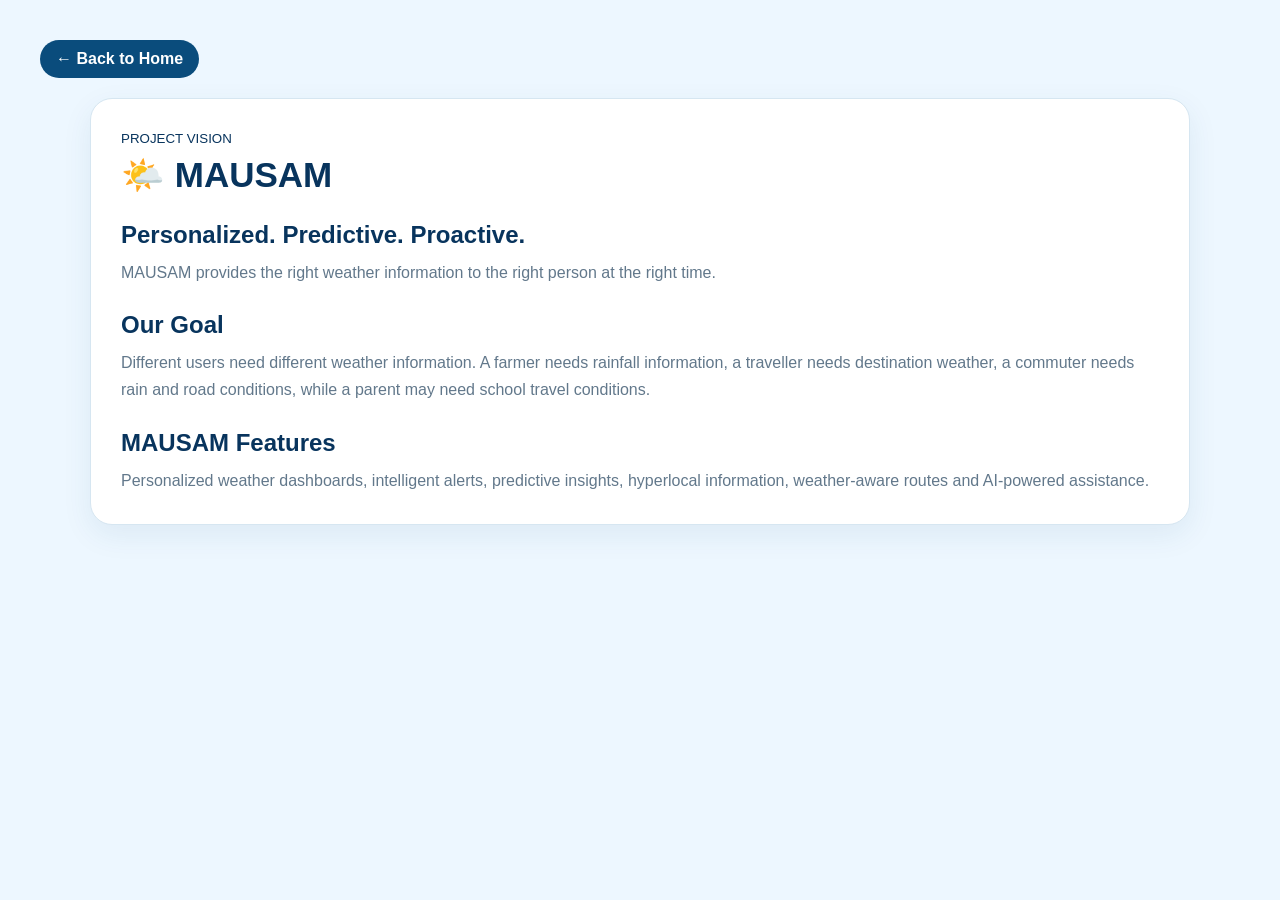
<file: about.html>
<!DOCTYPE html>
<html lang="en">
<head>
    <meta charset="UTF-8">
    <meta name="viewport" content="width=device-width, initial-scale=1.0">
    <title>About - MAUSAM</title>
    <link rel="stylesheet" href="style.css">
</head>

<body>

<main class="page">

    <a href="index.html" class="back-btn">← Back to Home</a>

    <section class="page-card">

        <small>PROJECT VISION</small>

        <h1>🌤️ MAUSAM</h1>

        <h2>Personalized. Predictive. Proactive.</h2>

        <p>
            MAUSAM provides the right weather information
            to the right person at the right time.
        </p>

        <h2>Our Goal</h2>

        <p>
            Different users need different weather information.
            A farmer needs rainfall information, a traveller needs
            destination weather, a commuter needs rain and road
            conditions, while a parent may need school travel
            conditions.
        </p>

        <h2>MAUSAM Features</h2>

        <p>
            Personalized weather dashboards, intelligent alerts,
            predictive insights, hyperlocal information,
            weather-aware routes and AI-powered assistance.
        </p>

    </section>

</main>

</body>
</html>
</file>
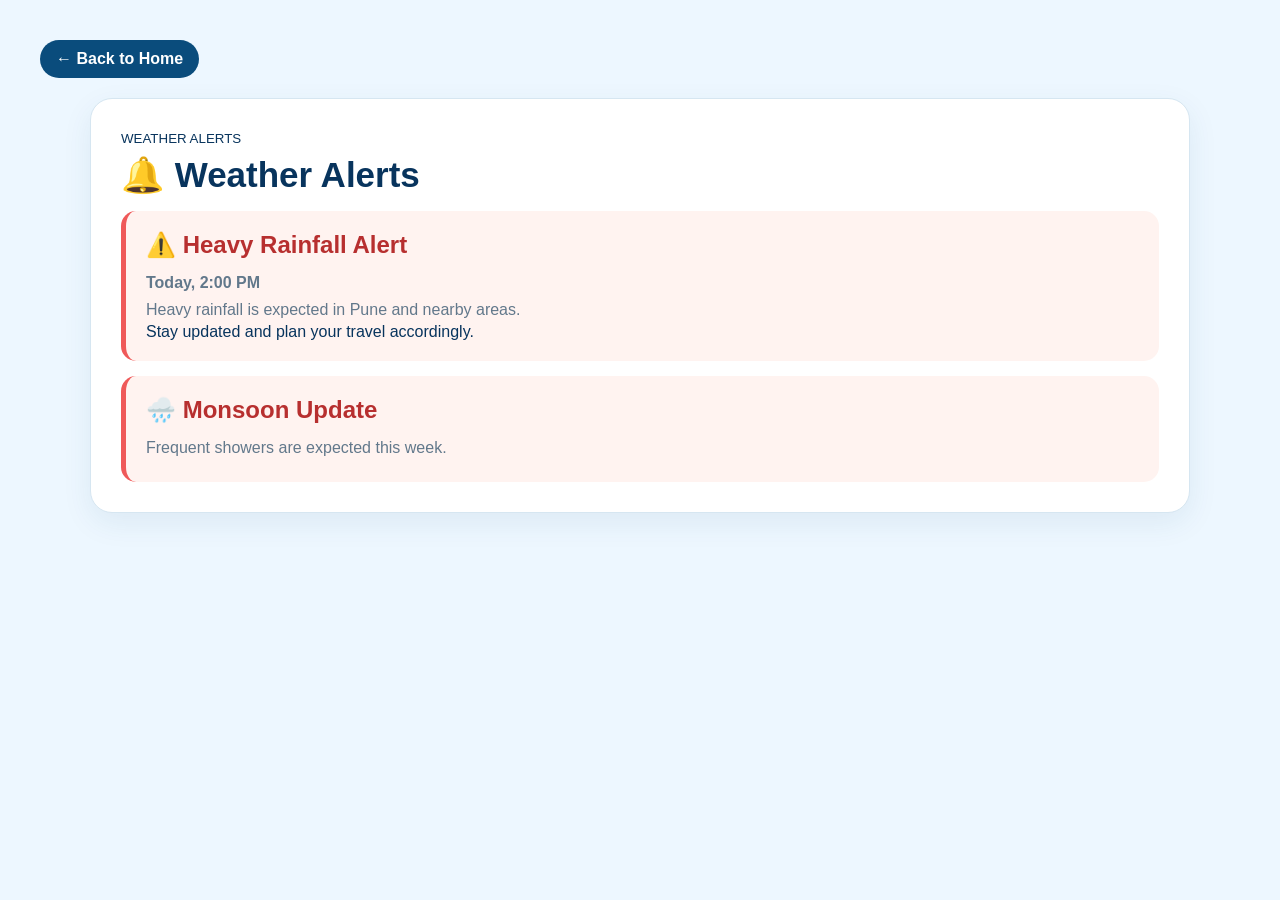
<file: alerts.html>
<!DOCTYPE html>
<html lang="en">
<head>
    <meta charset="UTF-8">
    <meta name="viewport" content="width=device-width, initial-scale=1.0">
    <title>Alerts - MAUSAM</title>
    <link rel="stylesheet" href="style.css">
</head>

<body>

<main class="page">

    <a href="index.html" class="back-btn">← Back to Home</a>

    <section class="page-card">
        <small>WEATHER ALERTS</small>
        <h1>🔔 Weather Alerts</h1>

        <div class="alert-page-card">
            <h2>⚠️ Heavy Rainfall Alert</h2>
            <p><b>Today, 2:00 PM</b></p>
            <p>
                Heavy rainfall is expected in Pune
                and nearby areas.
            </p>
            <span>Stay updated and plan your travel accordingly.</span>
        </div>

        <div class="alert-page-card">
            <h2>🌧️ Monsoon Update</h2>
            <p>
                Frequent showers are expected this week.
            </p>
        </div>
    </section>

</main>

</body>
</html>
</file>
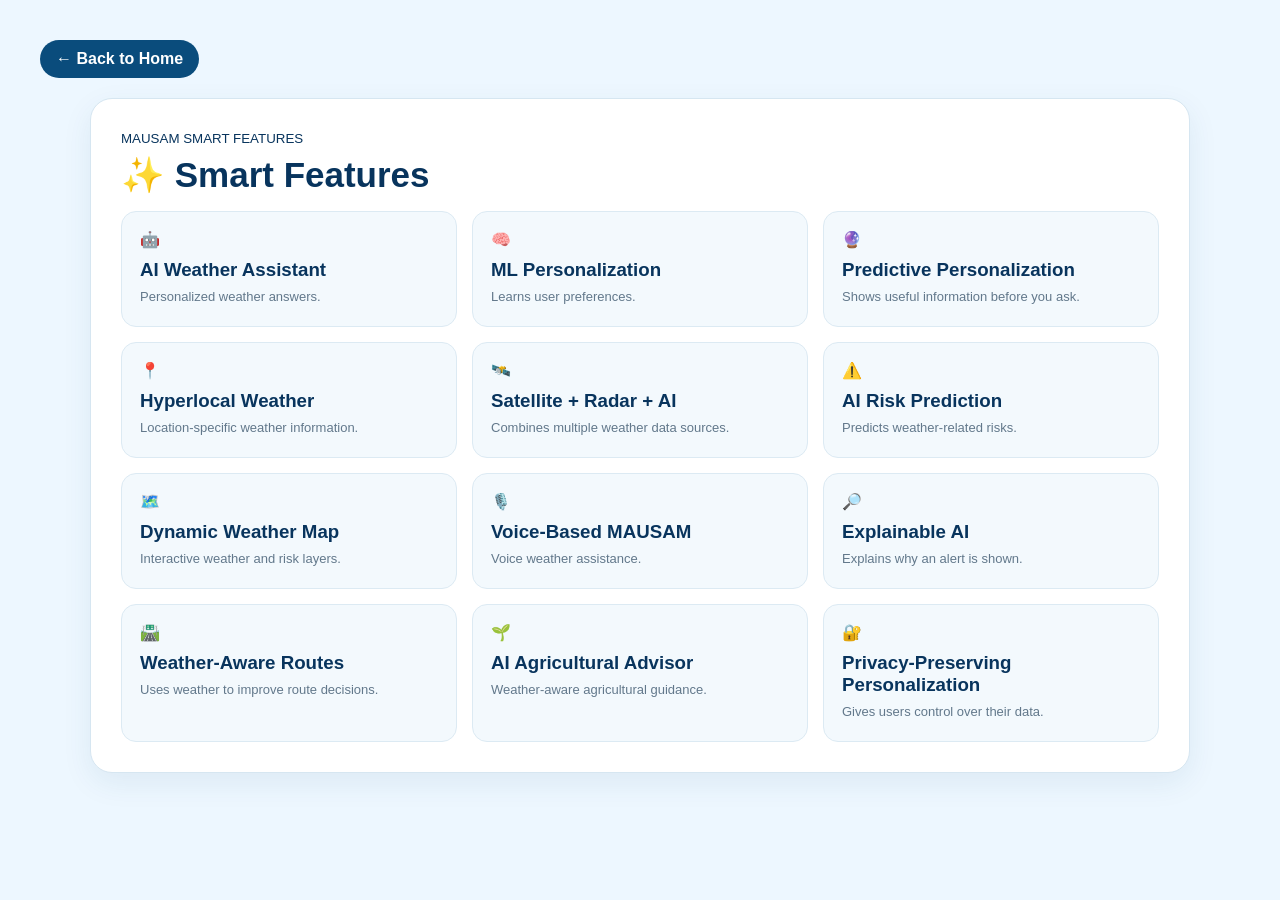
<file: features.html>
<!DOCTYPE html>
<html lang="en">
<head>
    <meta charset="UTF-8">
    <meta name="viewport" content="width=device-width, initial-scale=1.0">
    <title>Smart Features - MAUSAM</title>
    <link rel="stylesheet" href="style.css">
</head>

<body>

<main class="page">

    <a href="index.html" class="back-btn">← Back to Home</a>

    <section class="page-card">
        <small>MAUSAM SMART FEATURES</small>
        <h1>✨ Smart Features</h1>

        <div class="feature-page-grid">

            <div>
                🤖
                <h3>AI Weather Assistant</h3>
                <p>Personalized weather answers.</p>
            </div>

            <div>
                🧠
                <h3>ML Personalization</h3>
                <p>Learns user preferences.</p>
            </div>

            <div>
                🔮
                <h3>Predictive Personalization</h3>
                <p>Shows useful information before you ask.</p>
            </div>

            <div>
                📍
                <h3>Hyperlocal Weather</h3>
                <p>Location-specific weather information.</p>
            </div>

            <div>
                🛰️
                <h3>Satellite + Radar + AI</h3>
                <p>Combines multiple weather data sources.</p>
            </div>

            <div>
                ⚠️
                <h3>AI Risk Prediction</h3>
                <p>Predicts weather-related risks.</p>
            </div>

            <div>
                🗺️
                <h3>Dynamic Weather Map</h3>
                <p>Interactive weather and risk layers.</p>
            </div>

            <div>
                🎙️
                <h3>Voice-Based MAUSAM</h3>
                <p>Voice weather assistance.</p>
            </div>

            <div>
                🔎
                <h3>Explainable AI</h3>
                <p>Explains why an alert is shown.</p>
            </div>

            <div>
                🛣️
                <h3>Weather-Aware Routes</h3>
                <p>Uses weather to improve route decisions.</p>
            </div>

            <div>
                🌱
                <h3>AI Agricultural Advisor</h3>
                <p>Weather-aware agricultural guidance.</p>
            </div>

            <div>
                🔐
                <h3>Privacy-Preserving Personalization</h3>
                <p>Gives users control over their data.</p>
            </div>

        </div>
    </section>

</main>

</body>
</html>
</file>
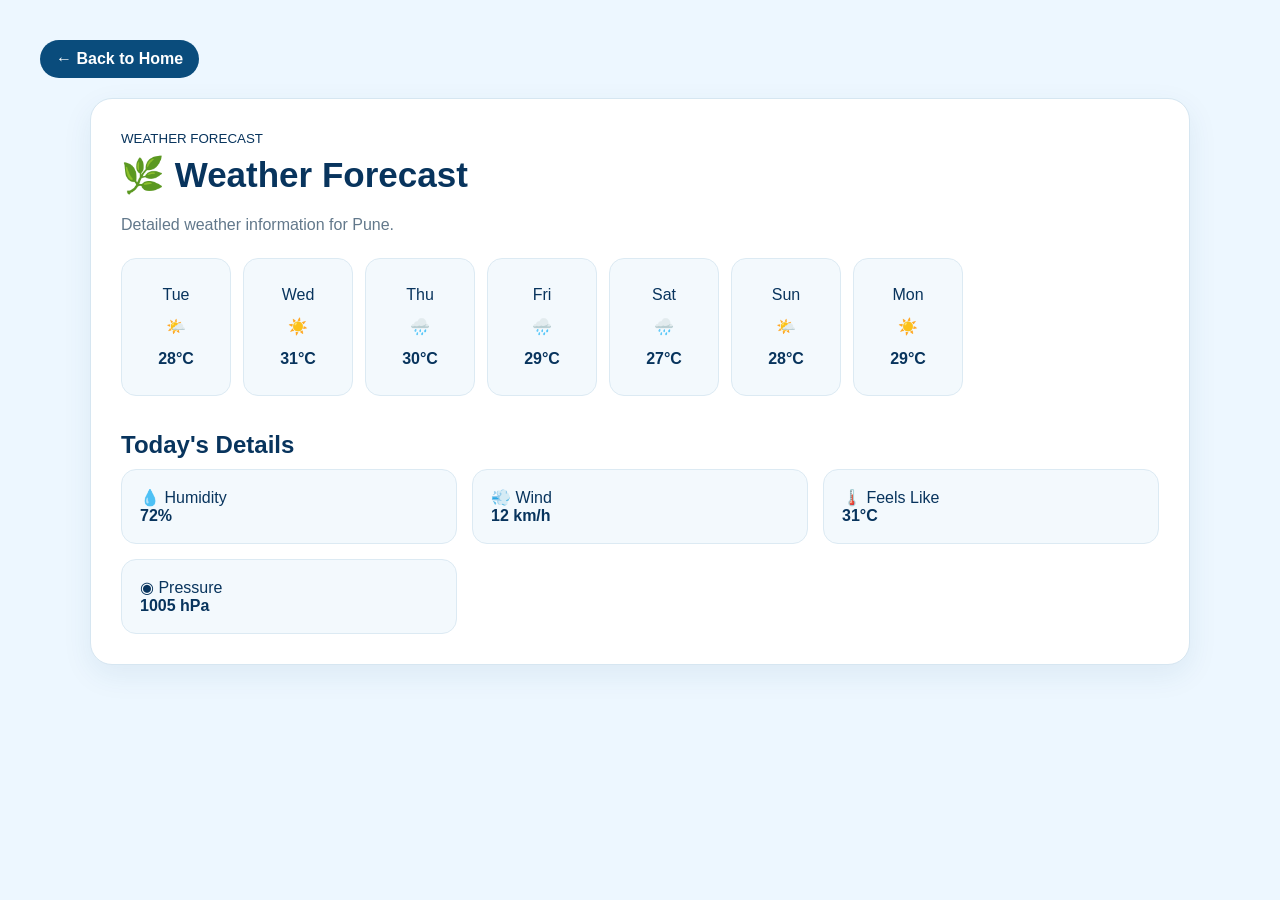
<file: forecast.html>
<!DOCTYPE html>
<html lang="en">
<head>
    <meta charset="UTF-8">
    <meta name="viewport" content="width=device-width, initial-scale=1.0">
    <title>Forecast - MAUSAM</title>
    <link rel="stylesheet" href="style.css">
</head>

<body>

<main class="page">

    <a href="index.html" class="back-btn">← Back to Home</a>

    <section class="page-card">
        <small>WEATHER FORECAST</small>
        <h1>🌿 Weather Forecast</h1>
        <p>Detailed weather information for Pune.</p>

        <div class="forecast-large">
            <div>Tue<br>🌤️<br><b>28°C</b></div>
            <div>Wed<br>☀️<br><b>31°C</b></div>
            <div>Thu<br>🌧️<br><b>30°C</b></div>
            <div>Fri<br>🌧️<br><b>29°C</b></div>
            <div>Sat<br>🌧️<br><b>27°C</b></div>
            <div>Sun<br>🌤️<br><b>28°C</b></div>
            <div>Mon<br>☀️<br><b>29°C</b></div>
        </div>

        <h2>Today's Details</h2>

        <div class="info-grid">
            <div>💧 Humidity<br><b>72%</b></div>
            <div>💨 Wind<br><b>12 km/h</b></div>
            <div>🌡️ Feels Like<br><b>31°C</b></div>
            <div>◉ Pressure<br><b>1005 hPa</b></div>
        </div>
    </section>

</main>

</body>
</html>
</file>
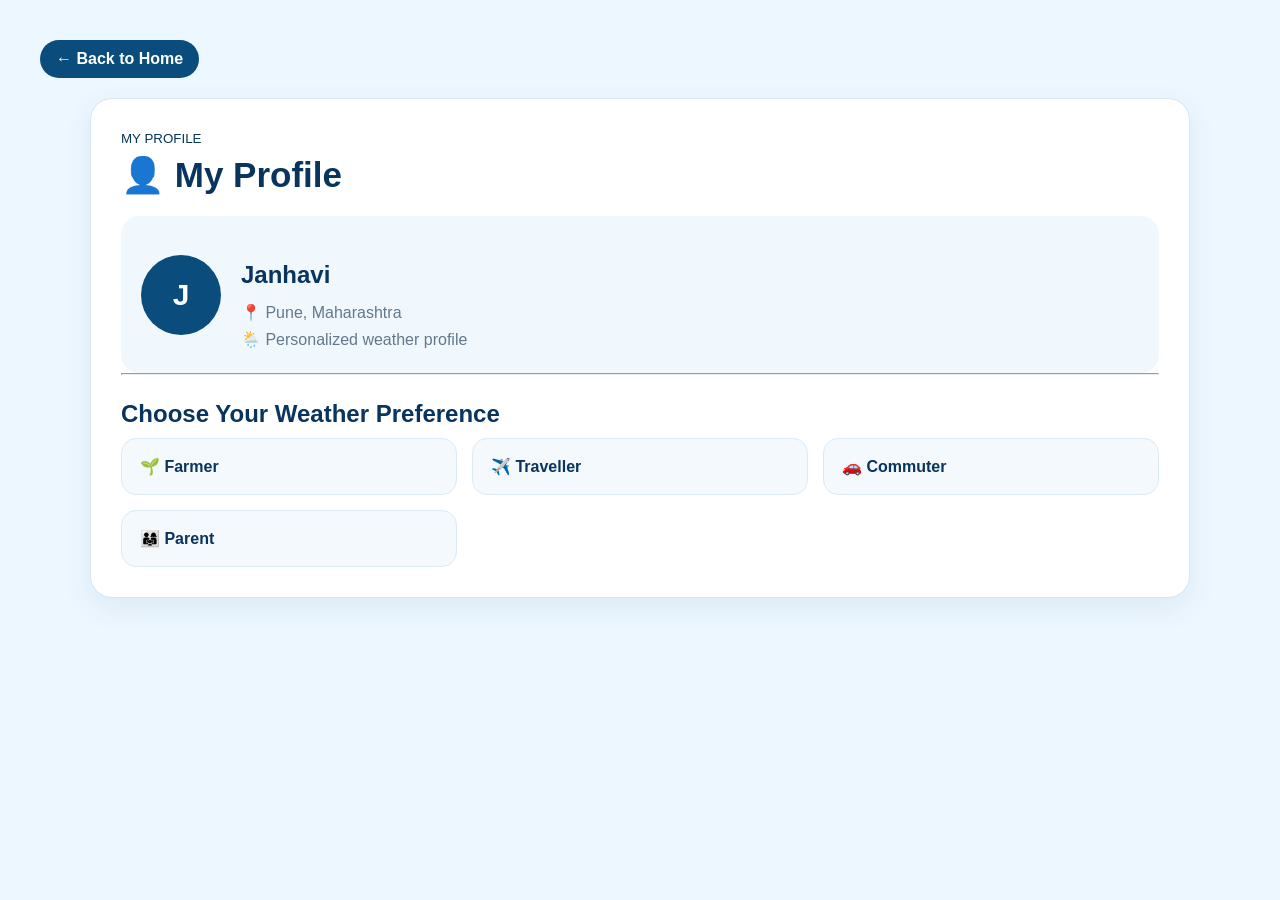
<file: profile.html>
<!DOCTYPE html>
<html lang="en">
<head>
    <meta charset="UTF-8">
    <meta name="viewport" content="width=device-width, initial-scale=1.0">
    <title>My Profile - MAUSAM</title>
    <link rel="stylesheet" href="style.css">
</head>

<body>

<main class="page">

    <a href="index.html" class="back-btn">← Back to Home</a>

    <section class="page-card">
        <small>MY PROFILE</small>
        <h1>👤 My Profile</h1>

        <div class="profile-detail">
            <div class="big-profile">J</div>

            <div>
                <h2>Janhavi</h2>
                <p>📍 Pune, Maharashtra</p>
                <p>🌦️ Personalized weather profile</p>
            </div>
        </div>

        <hr>

        <h2>Choose Your Weather Preference</h2>

        <div class="option-grid">
            <div class="option">🌱 Farmer</div>
            <div class="option">✈️ Traveller</div>
            <div class="option">🚗 Commuter</div>
            <div class="option">👨‍👩‍👧 Parent</div>
        </div>
    </section>

</main>

</body>
</html>
</file>
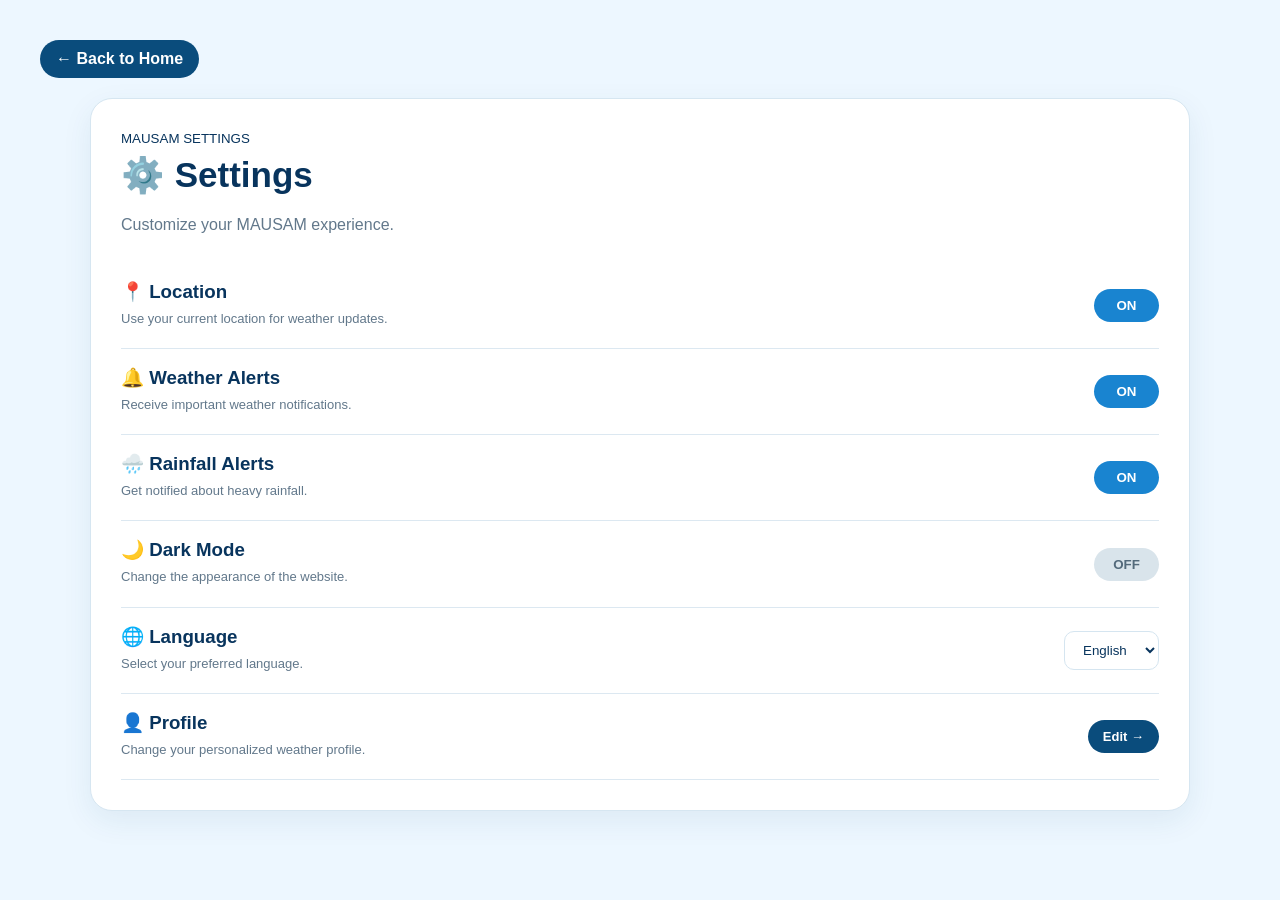
<file: setting.html>
<!DOCTYPE html>
<html lang="en">
<head>
    <meta charset="UTF-8">
    <meta name="viewport" content="width=device-width, initial-scale=1.0">
    <title>Settings - MAUSAM</title>
    <link rel="stylesheet" href="style.css">
</head>

<body>

<main class="page">

    <a href="index.html" class="back-btn">← Back to Home</a>

    <section class="page-card">

        <small>MAUSAM SETTINGS</small>
        <h1>⚙️ Settings</h1>

        <p>
            Customize your MAUSAM experience.
        </p>


        <div class="settings-list">

            <div class="setting-row">
                <div>
                    <h3>📍 Location</h3>
                    <p>Use your current location for weather updates.</p>
                </div>

                <button class="toggle active">ON</button>
            </div>


            <div class="setting-row">
                <div>
                    <h3>🔔 Weather Alerts</h3>
                    <p>Receive important weather notifications.</p>
                </div>

                <button class="toggle active">ON</button>
            </div>


            <div class="setting-row">
                <div>
                    <h3>🌧️ Rainfall Alerts</h3>
                    <p>Get notified about heavy rainfall.</p>
                </div>

                <button class="toggle active">ON</button>
            </div>


            <div class="setting-row">
                <div>
                    <h3>🌙 Dark Mode</h3>
                    <p>Change the appearance of the website.</p>
                </div>

                <button class="toggle">OFF</button>
            </div>


            <div class="setting-row">
                <div>
                    <h3>🌐 Language</h3>
                    <p>Select your preferred language.</p>
                </div>

                <select class="setting-select">
                    <option>English</option>
                    <option>Hindi</option>
                    <option>Marathi</option>
                </select>
            </div>


            <div class="setting-row">
                <div>
                    <h3>👤 Profile</h3>
                    <p>Change your personalized weather profile.</p>
                </div>

                <a href="profile.html" class="small-btn">
                    Edit →
                </a>
            </div>

        </div>

    </section>

</main>

</body>
</html>
</file>
<file: style.css>
/* =========================================
   MAUSAM 2.0 - RESPONSIVE CSS
   ========================================= */

* {
    margin: 0;
    padding: 0;
    box-sizing: border-box;
}

html {
    scroll-behavior: smooth;
}

body {
    font-family: Arial, Helvetica, sans-serif;
    background: #edf7ff;
    color: #08345d;
    overflow-x: hidden;
}

a {
    text-decoration: none;
    color: inherit;
}

button,
input {
    font-family: inherit;
}


/* =========================================
   SIDEBAR
   ========================================= */

.sidebar {
    position: fixed;
    left: 0;
    top: 0;
    width: 220px;
    height: 100vh;
    padding: 25px 15px;
    background: linear-gradient(180deg, #0a4c7c, #062d4e);
    color: white;
    z-index: 1000;
    overflow-y: auto;
}

.logo {
    display: flex;
    align-items: center;
    gap: 10px;
    margin-bottom: 35px;
}

.logo-icon {
    font-size: 40px;
}

.logo h1 {
    font-size: 27px;
}

.logo p {
    font-size: 11px;
    color: #d9efff;
}

.sidebar nav {
    display: flex;
    flex-direction: column;
    gap: 8px;
}

.sidebar nav a {
    display: flex;
    align-items: center;
    gap: 12px;
    padding: 14px;
    border-radius: 12px;
    font-weight: bold;
}

.sidebar nav a:hover,
.sidebar nav a.active {
    background: rgba(255,255,255,0.18);
}

.sidebar nav b {
    margin-left: auto;
    background: #ff5555;
    width: 21px;
    height: 21px;
    border-radius: 50%;
    display: grid;
    place-items: center;
    font-size: 11px;
}

.side-text {
    margin-top: 80px;
    text-align: center;
    line-height: 1.5;
}

.side-text h3 {
    font-size: 17px;
}

.side-text p {
    font-size: 13px;
    margin-top: 10px;
    color: #dcefff;
}


/* =========================================
   MAIN
   ========================================= */

.main {
    margin-left: 220px;
    min-width: 0;
}


/* =========================================
   TOP BAR
   ========================================= */

.topbar {
    display: flex;
    align-items: center;
    justify-content: space-between;
    gap: 20px;
    padding: 15px 25px;
    background: rgba(255,255,255,0.92);
    border-bottom: 1px solid #d8e7f2;
    position: sticky;
    top: 0;
    z-index: 900;
}

.mobile-logo {
    display: none;
}

.search {
    width: 380px;
    display: flex;
    align-items: center;
    gap: 10px;
    padding: 12px 16px;
    border-radius: 30px;
    background: #eef6fc;
}

.search input {
    width: 100%;
    border: none;
    outline: none;
    background: transparent;
}

.top-info {
    display: flex;
    align-items: center;
    gap: 18px;
    font-size: 13px;
}

.user {
    width: 37px;
    height: 37px;
    display: grid;
    place-items: center;
    background: #0a426c;
    border-radius: 50%;
    color: white;
    font-weight: bold;
}


/* =========================================
   HERO
   ========================================= */

.hero {
    display: grid;
    grid-template-columns: 1.3fr 1fr 0.7fr 0.9fr;
    gap: 15px;
    padding: 30px;
    background:
        linear-gradient(135deg,#2e6f94,#8bb9d2);
    color: white;
}

.hero-text {
    display: flex;
    flex-direction: column;
    justify-content: center;
}

.hero-text small {
    letter-spacing: 1.5px;
    font-weight: bold;
    opacity: 0.8;
}

.hero-text h2 {
    font-size: clamp(30px, 4vw, 48px);
    margin: 10px 0;
}

.hero-text p {
    margin-bottom: 18px;
    font-size: 16px;
}

.location {
    width: fit-content;
    padding: 10px 15px;
    border: 1px solid rgba(255,255,255,.4);
    border-radius: 30px;
    background: rgba(255,255,255,.12);
}


/* WEATHER CARD */

.weather-card {
    padding: 20px;
    border-radius: 22px;
    background: rgba(0,68,120,.53);
    border: 1px solid rgba(255,255,255,.2);
}

.weather-main {
    display: flex;
    align-items: center;
    gap: 12px;
}

.weather-icon {
    font-size: 55px;
}

.temperature {
    font-size: 46px;
    font-weight: bold;
}

.weather-card h3 {
    margin: 4px 0;
}

.weather-card p {
    font-size: 13px;
}

.weather-stats {
    display: grid;
    grid-template-columns: repeat(3,1fr);
    gap: 8px;
    margin-top: 18px;
    padding-top: 15px;
    border-top: 1px solid rgba(255,255,255,.25);
}

.weather-stats div {
    text-align: center;
}

.weather-stats strong,
.weather-stats small {
    display: block;
}

.weather-stats small {
    font-size: 10px;
}


/* QUOTE */

.quote-card {
    padding: 20px;
    border-radius: 22px;
    text-align: center;
    background: rgba(255,255,255,.25);
    display: grid;
    place-items: center;
    min-height: 180px;
}

.quote-image {
    font-size: 55px;
}

.quote-card p {
    line-height: 1.5;
}


/* ALERT */

.alert-card {
    padding: 22px;
    border-radius: 22px;
    background: #fff4f1;
    color: #6c2525;
}

.alert-card h3 {
    color: #df3434;
    margin-bottom: 8px;
}

.alert-card small {
    color: #866b6b;
}

.alert-card p {
    margin: 18px 0;
    line-height: 1.6;
}

.alert-card button {
    border: 1px solid #f17070;
    padding: 10px 15px;
    border-radius: 25px;
    background: transparent;
    color: #d95050;
}


/* =========================================
   SECTION
   ========================================= */

.section {
    margin: 16px 20px;
    padding: 20px;
    border-radius: 22px;
    background: white;
    border: 1px solid #d8e7f2;
    box-shadow: 0 8px 25px rgba(20,80,120,.08);
}

.section-title {
    margin-bottom: 18px;
}

.section-title small {
    font-size: 10px;
    font-weight: bold;
    letter-spacing: 1.3px;
    color: #66839d;
}

.section-title h2 {
    margin: 5px 0;
    font-size: 21px;
}

.section-title p {
    color: #658096;
}

.row-title {
    display: flex;
    justify-content: space-between;
    align-items: center;
}

.row-title a {
    color: #187bc5;
    font-size: 13px;
    font-weight: bold;
}


/* =========================================
   PROFILE CARDS
   ========================================= */

.profile-container {
    display: grid;
    grid-template-columns: repeat(4,1fr);
    gap: 14px;
}

.profile-card {
    border-radius: 17px;
    overflow: hidden;
    border: 1px solid #ccdfed;
    min-width: 0;
    background: white;
}

.profile-image {
    height: 150px;
    display: grid;
    place-items: center;
    font-size: 65px;
    background: linear-gradient(135deg,#75c7ef,#ddf3ff);
}

/* different backgrounds */

.farmer-img {
    background: linear-gradient(135deg,#79b85a,#eaf8c9);
}

.traveller-img {
    background: linear-gradient(135deg,#62a9dd,#dff3ff);
}

.commuter-img {
    background: linear-gradient(135deg,#8b78e6,#eee8ff);
}

.parent-img {
    background: linear-gradient(135deg,#f0ac72,#fff0df);
}

.profile-content {
    padding: 16px;
    position: relative;
}

.profile-content > span {
    position: absolute;
    top: -22px;
    left: 15px;
    width: 44px;
    height: 44px;
    display: grid;
    place-items: center;
    border: 4px solid white;
    border-radius: 50%;
    background: white;
}

.profile-content h3 {
    margin: 12px 0 5px;
}

.profile-content p {
    color: #61788c;
    font-size: 13px;
    line-height: 1.5;
    margin-bottom: 8px;
}

.profile-content a {
    color: #167bc7;
    font-size: 13px;
    font-weight: bold;
}


/* =========================================
   FORECAST
   ========================================= */

.forecast-scroll {
    display: flex;
    gap: 10px;
    overflow-x: auto;
    overflow-y: hidden;
    padding-bottom: 8px;
    scrollbar-width: thin;
}

.forecast-box {
    min-width: 105px;
    padding: 18px 12px;
    text-align: center;
    border: 1px solid #d8e7f2;
    border-radius: 15px;
    background: #f8fcff;
}

.forecast-box b {
    display: block;
}

.forecast-box span {
    display: block;
    font-size: 34px;
    margin: 12px 0;
}

.forecast-box strong {
    font-size: 22px;
}


/* 7 DAYS */

.days-scroll {
    display: flex;
    gap: 0;
    overflow-x: auto;
    overflow-y: hidden;
    padding-bottom: 8px;
    scrollbar-width: thin;
}

.day {
    min-width: 85px;
    padding: 8px;
    text-align: center;
    border-right: 1px solid #d9e7f2;
}

.day b,
.day small,
.day span,
.day strong {
    display: block;
}

.day small {
    color: #688197;
    margin: 5px 0;
    font-size: 11px;
}

.day span {
    font-size: 28px;
    margin: 10px 0;
}

.day strong {
    font-size: 18px;
}


/* =========================================
   INSIGHTS
   ========================================= */

.insight-main {
    display: grid;
    grid-template-columns: auto 1fr;
    gap: 15px;
    padding: 20px;
    background: #eef0ff;
    border-radius: 17px;
}

.big-icon {
    width: 55px;
    height: 55px;
    display: grid;
    place-items: center;
    background: #d8ddff;
    border-radius: 15px;
    font-size: 27px;
}

.insight-main h3 {
    margin-bottom: 5px;
}

.insight-main h4 {
    margin-bottom: 8px;
}

.insight-main p {
    color: #62778a;
    margin-bottom: 10px;
}

.insight-main a {
    color: #167bc7;
    font-size: 13px;
    font-weight: bold;
}

.mini-scroll {
    display: flex;
    gap: 10px;
    overflow-x: auto;
    margin-top: 12px;
    padding-bottom: 5px;
}

.mini-scroll div {
    min-width: 170px;
    padding: 14px;
    background: #f2f0ff;
    border-radius: 14px;
}

.mini-scroll b,
.mini-scroll small {
    display: block;
}

.mini-scroll b {
    margin: 6px 0;
    font-size: 13px;
}


/* =========================================
   ADDITIONAL INFORMATION
   ========================================= */

.info-scroll {
    display: flex;
    gap: 10px;
    overflow-x: auto;
    padding-bottom: 7px;
}

.info-box {
    min-width: 170px;
    padding: 15px;
    background: #f2f8fc;
    border-radius: 13px;
}

.info-box b,
.info-box small {
    display: block;
    margin-top: 6px;
}


/* =========================================
   AIR QUALITY
   ========================================= */

.aqi {
    display: flex;
    align-items: center;
    gap: 20px;
}

.aqi-circle {
    width: 120px;
    height: 120px;
    flex: 0 0 120px;
    display: grid;
    place-items: center;
    align-content: center;
    border-radius: 50%;
    border: 12px solid #6db643;
}

.aqi-circle strong {
    font-size: 28px;
}

.aqi-circle small {
    color: #668197;
}

.aqi p {
    color: #62788b;
    line-height: 1.5;
}

.pollution-scroll {
    display: flex;
    gap: 10px;
    overflow-x: auto;
    margin-top: 20px;
}

.pollution-scroll div {
    min-width: 120px;
    padding: 12px;
    border-top: 1px solid #dce8f0;
}

.pollution-scroll b,
.pollution-scroll small {
    display: block;
}


/* =========================================
   QUICK LINKS
   ========================================= */

.quick-scroll {
    display: flex;
    gap: 10px;
    overflow-x: auto;
    padding-bottom: 7px;
}

.quick-scroll a {
    flex: 0 0 160px;
    padding: 15px;
    text-align: center;
    border: 1px solid #d6e6f1;
    border-radius: 14px;
    background: #f7fbff;
}


/* =========================================
   SMART FEATURES
   ========================================= */

.features-grid {
    display: grid;
    grid-template-columns: repeat(4,1fr);
    gap: 12px;
}

.feature {
    min-height: 150px;
    padding: 16px;
    border-radius: 15px;
    border: 1px solid #d6e6f1;
    background: linear-gradient(180deg,#fff,#f5faff);
}

.feature h3 {
    font-size: 15px;
    margin: 10px 0 6px;
}

.feature p {
    color: #668095;
    font-size: 12px;
    line-height: 1.5;
}


/* =========================================
   STAY PREPARED
   ========================================= */

.stay {
    margin: 16px 20px;
    padding: 30px;
    min-height: 180px;
    border-radius: 22px;
    background: linear-gradient(135deg,#5a91af,#dff3ff);
    color: white;
    display: flex;
    align-items: center;
    justify-content: space-between;
}

.stay h2 {
    margin: 8px 0;
    font-size: 28px;
}

.stay p {
    max-width: 450px;
}

.stay-icon {
    font-size: 80px;
}


/* =========================================
   ABOUT
   ========================================= */

.about {
    line-height: 1.7;
}

.about h2 {
    font-size: 32px;
    margin: 6px 0;
}

.about h3 {
    margin-bottom: 10px;
}

.about p {
    color: #60788d;
    max-width: 700px;
}


/* =========================================
   FOOTER
   ========================================= */

footer {
    text-align: center;
    padding: 25px;
    font-size: 12px;
    color: #668095;
}


/* =========================================
   TABLET
   ========================================= */

@media (max-width: 1100px) {

    .sidebar {
        width: 190px;
    }

    .main {
        margin-left: 190px;
    }

    .hero {
        grid-template-columns: 1fr 1fr;
    }

    .profile-container {
        grid-template-columns: repeat(2,1fr);
    }

    .features-grid {
        grid-template-columns: repeat(3,1fr);
    }
}


/* =========================================
   MOBILE
   ========================================= */

@media (max-width: 768px) {

    html,
    body {
        width: 100%;
        max-width: 100%;
        overflow-x: hidden;
    }


    /* SIDEBAR BECOMES TOP NAV */

    .sidebar {
        position: sticky;
        top: 0;
        width: 100%;
        height: auto;
        padding: 8px;
        overflow: hidden;
    }

    .logo,
    .side-text {
        display: none;
    }

    .sidebar nav {
        flex-direction: row;
        overflow-x: auto;
        gap: 6px;
        padding-bottom: 2px;
    }

    .sidebar nav a {
        flex: 0 0 auto;
        padding: 10px 12px;
        font-size: 12px;
        white-space: nowrap;
    }


    /* MAIN */

    .main {
        margin-left: 0;
        width: 100%;
    }


    /* TOP BAR */

    .topbar {
        flex-direction: column;
        align-items: stretch;
        padding: 10px;
        gap: 10px;
    }

    .mobile-logo {
        display: block;
        font-size: 18px;
    }

    .search {
        width: 100%;
    }

    .top-info {
        justify-content: space-between;
        flex-wrap: wrap;
        gap: 8px;
        font-size: 11px;
    }


    /* HERO */

    .hero {
        grid-template-columns: 1fr;
        padding: 18px 10px;
    }

    .hero-text h2 {
        font-size: 30px;
    }

    .weather-card {
        width: 100%;
    }

    .temperature {
        font-size: 39px;
    }


    /* SECTIONS */

    .section {
        margin: 12px 7px;
        padding: 15px;
    }


    /* PROFILE CARDS
       SWIPE LEFT/RIGHT ONLY HERE */

    .profile-container {
        display: flex;
        overflow-x: auto;
        gap: 12px;
        padding-bottom: 10px;
        scroll-snap-type: x mandatory;
        -webkit-overflow-scrolling: touch;
    }

    .profile-card {
        flex: 0 0 88%;
        min-width: 88%;
        scroll-snap-align: start;
    }

    .profile-image {
        height: 170px;
    }


    /* FORECAST ROWS */

    .forecast-scroll,
    .days-scroll,
    .mini-scroll,
    .info-scroll,
    .pollution-scroll,
    .quick-scroll {
        max-width: 100%;
    }


    /* FEATURES */

    .features-grid {
        grid-template-columns: 1fr 1fr;
    }


    /* STAY */

    .stay {
        margin: 12px 7px;
        padding: 22px;
    }

    .stay-icon {
        font-size: 55px;
    }

}


/* =========================================
   SMALL PHONE
   ========================================= */

@media (max-width: 430px) {

    .hero-text h2 {
        font-size: 26px;
    }

    .features-grid {
        grid-template-columns: 1fr;
    }

    .profile-card {
        flex-basis: 92%;
        min-width: 92%;
    }

    .weather-stats {
        gap: 3px;
    }

    .weather-stats strong {
        font-size: 12px;
    }

    .weather-stats small {
        font-size: 9px;
    }

    .stay {
        flex-direction: column;
        align-items: flex-start;
        gap: 15px;
    }

}

@media (max-width: 768px) {

    .profile-card {
        flex: 0 0 90% !important;
        min-width: 90% !important;
    }

    .profile-image {
        height: 200px !important;
        overflow: hidden !important;
    }

    .profile-image img {
        width: 100% !important;
        height: 100% !important;
        object-fit: cover !important;
        display: block !important;
    }

    .profile-content {
        position: relative !important;
        background: white !important;
        padding: 15px !important;
        color: #08345d !important;
    }
}

/* ===== PROFILE IMAGE FIX ===== */

.profile-card {
    overflow: hidden !important;
    border-radius: 18px !important;
}

.profile-image {
    width: 100% !important;
    height: 190px !important;
    overflow: hidden !important;
}

.profile-image img {
    width: 100% !important;
    height: 100% !important;
    object-fit: cover !important;
    object-position: center !important;
    display: block !important;
}

/* Text BELOW image */
.profile-content {
    position: relative !important;
    bottom: auto !important;
    left: auto !important;
    right: auto !important;
    background: #ffffff !important;
    color: #08345d !important;
    padding: 16px !important;
}

/* ===== PHONE ===== */
@media (max-width: 768px) {

    .profile-card {
        flex: 0 0 88% !important;
        min-width: 88% !important;
    }

    .profile-image {
        width: 100% !important;
        height: 165px !important;
    }

    .profile-image img {
        width: 100% !important;
        height: 100% !important;
        object-fit: cover !important;
    }

    .profile-content {
        min-height: 125px !important;
        padding: 15px !important;
    }
}

@media (max-width: 768px) {

    .profile-container {
        display: flex !important;
        overflow-x: auto !important;
        gap: 10px !important;
        padding: 0 2px 10px !important;
    }

    .profile-card {
        flex: 0 0 94% !important;
        min-width: 94% !important;
        max-width: 94% !important;
    }

    .profile-image {
        width: 100% !important;
        height: 350px !important;
        overflow: hidden !important;
    }

    .profile-image img {
        width: 100% !important;
        height: 100% !important;
        object-fit: centre !important;
        display: block !important;
    }

    .profile-content {
        padding: 14px !important;
        min-height: 115px !important;
        background: #fff !important;
    }

    .profile-content h3 {
        margin: 8px 0 4px !important;
        font-size: 19px !important;
    }

    .profile-content p {
        margin-bottom: 7px !important;
        font-size: 13px !important;
    }
}

/* ===============================
   NEW SEPARATE PAGES
   =============================== */

.page {
    min-height: 100vh;
    padding: 40px;
    background: #edf7ff;
}

.back-btn {
    display: inline-block;
    margin-bottom: 20px;
    padding: 10px 16px;
    border-radius: 20px;
    background: #0a4c7c;
    color: white;
    font-weight: bold;
}

.page-card {
    max-width: 1100px;
    margin: auto;
    padding: 30px;
    background: white;
    border-radius: 22px;
    border: 1px solid #d6e6f1;
    box-shadow: 0 10px 30px rgba(20,80,120,.08);
}

.page-card h1 {
    margin: 8px 0 15px;
    color: #08345d;
    font-size: 35px;
}

.page-card h2 {
    margin: 25px 0 10px;
}

.page-card p {
    color: #62788b;
    line-height: 1.7;
}

.profile-detail {
    display: flex;
    align-items: center;
    gap: 20px;
    padding: 20px;
    margin-top: 20px;
    background: #f1f8fd;
    border-radius: 18px;
}

.big-profile {
    width: 80px;
    height: 80px;
    display: grid;
    place-items: center;
    border-radius: 50%;
    background: #0a4c7c;
    color: white;
    font-size: 30px;
    font-weight: bold;
}

.option-grid,
.info-grid,
.feature-page-grid {
    display: grid;
    grid-template-columns: repeat(3,1fr);
    gap: 15px;
}

.option,
.info-grid div,
.feature-page-grid div {
    padding: 18px;
    border-radius: 15px;
    background: #f3f9fd;
    border: 1px solid #dceaf3;
}

.option {
    font-weight: bold;
}

.forecast-large {
    display: flex;
    gap: 12px;
    overflow-x: auto;
    margin: 20px 0;
    padding-bottom: 10px;
}

.forecast-large div {
    min-width: 110px;
    padding: 20px;
    text-align: center;
    border-radius: 15px;
    background: #f3f9fd;
    border: 1px solid #dceaf3;
    line-height: 2;
}

.alert-page-card {
    margin-top: 15px;
    padding: 20px;
    border-left: 5px solid #ef5959;
    border-radius: 15px;
    background: #fff3f0;
}

.alert-page-card h2 {
    margin-top: 0;
    color: #b72f2f;
}

.feature-page-grid h3 {
    margin: 10px 0 5px;
}

.feature-page-grid p {
    font-size: 13px;
}

@media (max-width: 768px) {

    .page {
        padding: 15px;
    }

    .page-card {
        padding: 20px;
    }

    .page-card h1 {
        font-size: 28px;
    }

    .option-grid,
    .info-grid,
    .feature-page-grid {
        grid-template-columns: 1fr;
    }

    .profile-detail {
        flex-direction: column;
        align-items: flex-start;
    }
}

/* =================================
   MAP PAGE
   ================================= */

.map-box {
    margin-top: 25px;
}

.map-top {
    display: flex;
    justify-content: space-between;
    align-items: center;
    gap: 15px;
    margin-bottom: 15px;
}

.map-top h2 {
    margin: 0;
}

.map-top select,
.setting-select {
    padding: 10px 14px;
    border: 1px solid #d5e5f0;
    border-radius: 10px;
    background: white;
    color: #08345d;
}

.map-area {
    position: relative;
    height: 420px;
    overflow: hidden;
    border-radius: 20px;
    border: 1px solid #c8dfed;

    background:
        linear-gradient(135deg,
            #d8efff,
            #bde0d2 45%,
            #f1e5bd);
}

/* roads */

.road {
    position: absolute;
    height: 7px;
    background: #ffffff;
    opacity: .9;
    border-radius: 10px;
}

.road1 {
    width: 110%;
    left: -20px;
    top: 45%;
    transform: rotate(15deg);
}

.road2 {
    width: 100%;
    left: 0;
    top: 65%;
    transform: rotate(-20deg);
}

.road3 {
    width: 90%;
    left: 5%;
    top: 25%;
    transform: rotate(-5deg);
}

.map-pin {
    position: absolute;
    font-size: 30px;
    z-index: 3;
}

.pin1 {
    left: 48%;
    top: 45%;
}

.pin2 {
    left: 25%;
    top: 30%;
}

.pin3 {
    right: 20%;
    bottom: 25%;
}

.map-label {
    position: absolute;
    top: 52%;
    left: 53%;
    padding: 12px 15px;
    background: white;
    border-radius: 12px;
    box-shadow: 0 5px 20px rgba(0,0,0,.12);
    line-height: 1.5;
    z-index: 4;
}

.map-options {
    display: grid;
    grid-template-columns: repeat(4, 1fr);
    gap: 12px;
    margin-top: 15px;
}

.map-options div {
    padding: 17px;
    background: #f3f9fd;
    border: 1px solid #d9e8f2;
    border-radius: 14px;
}

.map-options strong,
.map-options small {
    display: block;
    margin-top: 7px;
}

.map-options small {
    color: #668096;
}


/* =================================
   SETTINGS PAGE
   ================================= */

.settings-list {
    margin-top: 25px;
}

.setting-row {
    display: flex;
    align-items: center;
    justify-content: space-between;
    gap: 20px;
    padding: 18px 0;
    border-bottom: 1px solid #dce8f1;
}

.setting-row h3 {
    margin-bottom: 5px;
}

.setting-row p {
    margin: 0;
    font-size: 13px;
}

.toggle {
    min-width: 65px;
    padding: 9px 14px;
    border: none;
    border-radius: 20px;
    background: #d9e4eb;
    color: #536a7b;
    font-weight: bold;
}

.toggle.active {
    background: #1984d0;
    color: white;
}

.small-btn {
    padding: 9px 15px;
    background: #0a4c7c;
    color: white;
    border-radius: 20px;
    font-size: 13px;
    font-weight: bold;
}


/* =================================
   MOBILE
   ================================= */

@media (max-width: 768px) {

    .page {
        width: 100%;
        padding: 12px;
    }

    .page-card {
        width: 100%;
        padding: 17px;
    }

    .map-top {
        flex-direction: column;
        align-items: stretch;
    }

    .map-top select {
        width: 100%;
    }

    .map-area {
        height: 330px;
    }

    .map-options {
        display: flex;
        overflow-x: auto;
        gap: 10px;
        padding-bottom: 8px;
    }

    .map-options div {
        min-width: 160px;
        flex-shrink: 0;
    }

    .setting-row {
        align-items: flex-start;
    }

    .setting-row > div {
        flex: 1;
    }

    .setting-row p {
        font-size: 12px;
    }

    .setting-select {
        width: 110px;
    }
}

.sidebar nav a[href="settings.html"] {
    background: transparent !important;
}

.sidebar nav a[href="settings.html"]:hover {
    background: transparent !important;
}

/* Remove background from sidebar buttons */
.sidebar nav a {
    background: transparent !important;
    box-shadow: none !important;
}

.sidebar nav a:hover,
.sidebar nav a:focus,
.sidebar nav a:active,
.sidebar nav a.active {
    background: transparent !important;
    box-shadow: none !important;
}

#worldMap {
    width: 100%;
    height: 500px;
    border-radius: 20px;
    overflow: hidden;
    border: 1px solid #cfe2ef;
}

@media (max-width: 768px) {
    #worldMap {
        height: 400px;
        width: 100%;
    }
}

/* =========================
   MORE PROFILES
   ========================= */

.more-profiles {
    margin-top: 20px;
}

.more-profiles-btn {
    width: fit-content;
    margin: 0 auto 18px;
    padding: 11px 22px;
    border-radius: 25px;
    background: #0a4c7c;
    color: white;
    font-weight: bold;
    cursor: pointer;
    list-style: none;
    text-align: center;
}

.more-profiles-btn::-webkit-details-marker {
    display: none;
}

.more-profiles-btn:hover {
    background: #12679f;
}

.more-profile-container {
    display: grid;
    grid-template-columns: repeat(4, 1fr);
    gap: 14px;
    animation: showProfiles 0.25s ease;
}

@keyframes showProfiles {
    from {
        opacity: 0;
        transform: translateY(-8px);
    }

    to {
        opacity: 1;
        transform: translateY(0);
    }
}


/* Profile images */

.more-profile-container .profile-image {
    width: 100%;
    height: 160px;
    overflow: hidden;
}

.more-profile-container .profile-image img {
    width: 100%;
    height: 100%;
    object-fit: cover;
    display: block;
}


/* Mobile */

@media (max-width: 768px) {

    .more-profile-container {
        display: flex;
        overflow-x: auto;
        gap: 12px;
        padding-bottom: 10px;
    }

    .more-profile-container .profile-card {
        min-width: 88%;
        flex: 0 0 88%;
    }

    .more-profile-container .profile-image {
        height: 150px;
    }

    .more-profiles-btn {
        margin-top: 5px;
    }
}

.more-profiles[open] .more-profiles-btn {
    display: none;
}

.back-profiles-btn {
    display: block;
    margin: 25px auto 5px;
    padding: 11px 24px;
    border: none;
    border-radius: 25px;
    background: #0a4c7c;
    color: white;
    font-size: 15px;
    font-weight: bold;
    cursor: pointer;
}

.back-profiles-btn:hover {
    background: #12679f;
}



/* ===== MORE PROFILE IMAGES - LAPTOP + MOBILE ===== */

.more-profile-container .profile-image {
    width: 100%;
    height: 180px;
    overflow: hidden;
    background: #eef6fb;
    display: flex;
    align-items: center;
    justify-content: center;
}

.more-profile-container .profile-image img {
    width: 100%;
    height: 100%;
    object-fit: contain;
    object-position: center;
    display: block;
}

/* Mobile */
@media (max-width: 768px) {
    .more-profile-container .profile-image {
        height: 160px;
    }

    .more-profile-container .profile-image img {
        width: 100%;
        height: 100%;
        object-fit: contain;
        object-position: center;
    }
}
</file>
